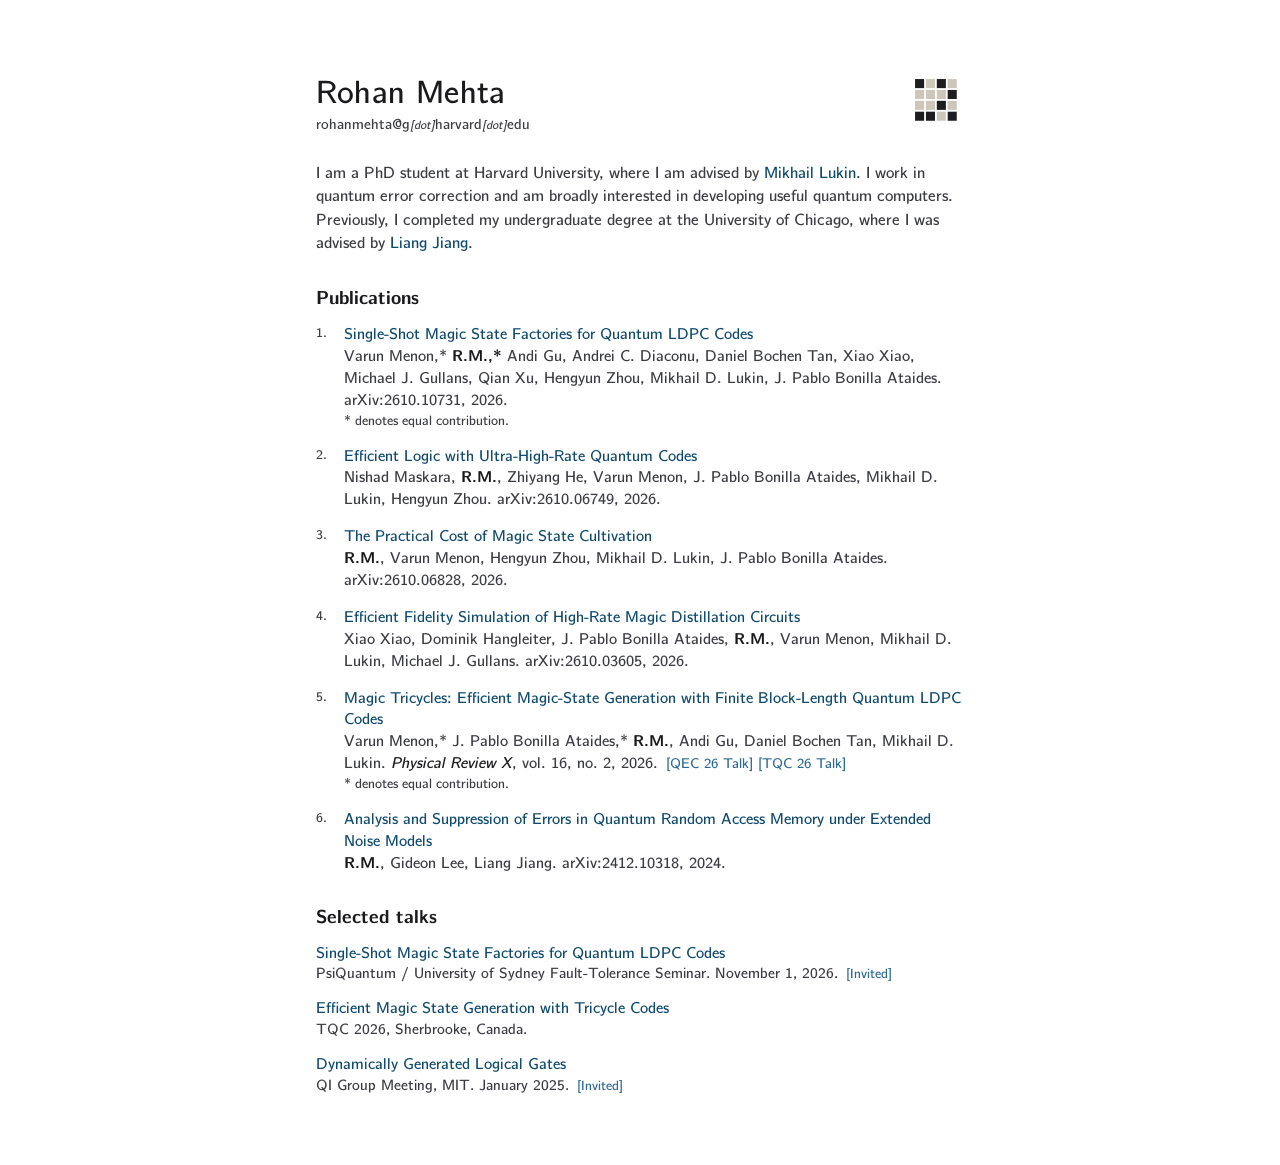
<file: index.html>
<!DOCTYPE html>
<html lang="en">
<head>
  <meta charset="UTF-8">
  <meta name="viewport" content="width=device-width, initial-scale=1.0">
  <meta name="color-scheme" content="light only">
  <title>Rohan Mehta – Quantum Error Correction, Harvard University</title>
  <meta name="description" content="Rohan Mehta, PhD student at Harvard University advised by Mikhail Lukin. Quantum error correction, quantum LDPC codes, magic state factories, fault tolerance.">
  <meta name="author" content="Rohan Mehta">
  <meta name="robots" content="index, follow, max-image-preview:large">
  <meta name="theme-color" content="#ffffff">
  <link rel="canonical" href="https://rohanmehtagithub.github.io/">
  <meta property="og:type" content="profile">
  <meta property="profile:first_name" content="Rohan">
  <meta property="profile:last_name" content="Mehta">
  <meta property="og:title" content="Rohan Mehta – Quantum Error Correction, Harvard University">
  <meta property="og:description" content="Rohan Mehta, PhD student at Harvard University advised by Mikhail Lukin. Quantum error correction, quantum LDPC codes, magic state factories, fault tolerance.">
  <meta property="og:url" content="https://rohanmehtagithub.github.io/">
  <meta property="og:site_name" content="Rohan Mehta">
  <meta property="og:locale" content="en_US">
  <meta property="og:image" content="https://rohanmehtagithub.github.io/static/og-image.png?v=d29fa609">
  <meta property="og:image:type" content="image/png">
  <meta property="og:image:width" content="1200">
  <meta property="og:image:height" content="630">
  <meta property="og:image:alt" content="Rohan Mehta, quantum error correction, Harvard University">
  <meta name="twitter:card" content="summary_large_image">
  <meta name="twitter:title" content="Rohan Mehta – Quantum Error Correction, Harvard University">
  <meta name="twitter:description" content="Rohan Mehta, PhD student at Harvard University advised by Mikhail Lukin. Quantum error correction, quantum LDPC codes, magic state factories, fault tolerance.">
  <meta name="twitter:image" content="https://rohanmehtagithub.github.io/static/og-image.png?v=d29fa609">
  <link rel="icon" href="favicon.ico?v=28e1d3a7" sizes="any">
  <link rel="icon" type="image/svg+xml" href="static/favicon.svg?v=28e1d3a7">
  <link rel="icon" type="image/png" sizes="32x32" href="static/favicon-32.png?v=28e1d3a7">
  <link rel="icon" type="image/png" sizes="16x16" href="static/favicon-16.png?v=28e1d3a7">
  <link rel="apple-touch-icon" sizes="180x180" href="static/apple-touch-icon.png?v=28e1d3a7">
  <link rel="preload" href="static/fonts/bright/400-normal.woff2" as="font" type="font/woff2" crossorigin>
  <link rel="stylesheet" href="style.css?v=e73cf2c9">
  <link rel="stylesheet" href="static/fonts/bright.css?v=e9e9e029">
  <!-- Typeface: CMU Bright SemiBold. Regenerate with: python3 build.py -->
  <!-- Uncomment to render LaTeX in titles:
  <script id="MathJax-script" async src="https://cdn.jsdelivr.net/npm/mathjax@3/es5/tex-mml-chtml.js"></script>
  -->
  <script type="application/ld+json">
{
  "@context": "https://schema.org",
  "@graph": [
    {
      "@type": "ProfilePage",
      "@id": "https://rohanmehtagithub.github.io/",
      "url": "https://rohanmehtagithub.github.io/",
      "name": "Rohan Mehta – Quantum Error Correction, Harvard University",
      "description": "Rohan Mehta, PhD student at Harvard University advised by Mikhail Lukin. Quantum error correction, quantum LDPC codes, magic state factories, fault tolerance.",
      "inLanguage": "en",
      "mainEntity": {
        "@type": "Person",
        "@id": "https://rohanmehtagithub.github.io/#person",
        "name": "Rohan Mehta",
        "givenName": "Rohan",
        "familyName": "Mehta",
        "url": "https://rohanmehtagithub.github.io/",
        "image": "https://rohanmehtagithub.github.io/static/og-image.png?v=d29fa609",
        "jobTitle": "PhD student",
        "description": "Rohan Mehta, PhD student at Harvard University advised by Mikhail Lukin. Quantum error correction, quantum LDPC codes, magic state factories, fault tolerance.",
        "affiliation": {
          "@type": "CollegeOrUniversity",
          "name": "Harvard University",
          "url": "https://www.harvard.edu/"
        },
        "alumniOf": {
          "@type": "CollegeOrUniversity",
          "name": "University of Chicago",
          "url": "https://www.uchicago.edu/"
        },
        "knowsAbout": [
          "Quantum error correction",
          "Quantum LDPC codes",
          "Fault-tolerant quantum computation",
          "Magic state distillation"
        ]
      }
    },
    {
      "@type": "ScholarlyArticle",
      "headline": "Single-Shot Magic State Factories for Quantum LDPC Codes",
      "author": [
        {
          "@type": "Person",
          "name": "Varun Menon"
        },
        {
          "@id": "https://rohanmehtagithub.github.io/#person",
          "@type": "Person",
          "name": "Rohan Mehta"
        },
        {
          "@type": "Person",
          "name": "Andi Gu"
        },
        {
          "@type": "Person",
          "name": "Andrei C. Diaconu"
        },
        {
          "@type": "Person",
          "name": "Daniel Bochen Tan"
        },
        {
          "@type": "Person",
          "name": "Xiao Xiao"
        },
        {
          "@type": "Person",
          "name": "Michael J. Gullans"
        },
        {
          "@type": "Person",
          "name": "Qian Xu"
        },
        {
          "@type": "Person",
          "name": "Hengyun Zhou"
        },
        {
          "@type": "Person",
          "name": "Mikhail D. Lukin"
        },
        {
          "@type": "Person",
          "name": "J. Pablo Bonilla Ataides"
        }
      ],
      "url": "https://arxiv.org/abs/2610.10731",
      "datePublished": "2026",
      "identifier": "arXiv:2610.10731",
      "sameAs": "https://arxiv.org/abs/2610.10731"
    },
    {
      "@type": "ScholarlyArticle",
      "headline": "Efficient Logic with Ultra-High-Rate Quantum Codes",
      "author": [
        {
          "@type": "Person",
          "name": "Nishad Maskara"
        },
        {
          "@id": "https://rohanmehtagithub.github.io/#person",
          "@type": "Person",
          "name": "Rohan Mehta"
        },
        {
          "@type": "Person",
          "name": "Zhiyang He"
        },
        {
          "@type": "Person",
          "name": "Varun Menon"
        },
        {
          "@type": "Person",
          "name": "J. Pablo Bonilla Ataides"
        },
        {
          "@type": "Person",
          "name": "Mikhail D. Lukin"
        },
        {
          "@type": "Person",
          "name": "Hengyun Zhou"
        }
      ],
      "url": "https://arxiv.org/abs/2610.06749",
      "datePublished": "2026",
      "identifier": "arXiv:2610.06749",
      "sameAs": "https://arxiv.org/abs/2610.06749"
    },
    {
      "@type": "ScholarlyArticle",
      "headline": "The Practical Cost of Magic State Cultivation",
      "author": [
        {
          "@id": "https://rohanmehtagithub.github.io/#person",
          "@type": "Person",
          "name": "Rohan Mehta"
        },
        {
          "@type": "Person",
          "name": "Varun Menon"
        },
        {
          "@type": "Person",
          "name": "Hengyun Zhou"
        },
        {
          "@type": "Person",
          "name": "Mikhail D. Lukin"
        },
        {
          "@type": "Person",
          "name": "J. Pablo Bonilla Ataides"
        }
      ],
      "url": "https://arxiv.org/abs/2610.06828",
      "datePublished": "2026",
      "identifier": "arXiv:2610.06828",
      "sameAs": "https://arxiv.org/abs/2610.06828"
    },
    {
      "@type": "ScholarlyArticle",
      "headline": "Efficient Fidelity Simulation of High-Rate Magic Distillation Circuits",
      "author": [
        {
          "@type": "Person",
          "name": "Xiao Xiao"
        },
        {
          "@type": "Person",
          "name": "Dominik Hangleiter"
        },
        {
          "@type": "Person",
          "name": "J. Pablo Bonilla Ataides"
        },
        {
          "@id": "https://rohanmehtagithub.github.io/#person",
          "@type": "Person",
          "name": "Rohan Mehta"
        },
        {
          "@type": "Person",
          "name": "Varun Menon"
        },
        {
          "@type": "Person",
          "name": "Mikhail D. Lukin"
        },
        {
          "@type": "Person",
          "name": "Michael J. Gullans"
        }
      ],
      "url": "https://arxiv.org/abs/2610.03605",
      "datePublished": "2026",
      "identifier": "arXiv:2610.03605",
      "sameAs": "https://arxiv.org/abs/2610.03605"
    },
    {
      "@type": "ScholarlyArticle",
      "headline": "Magic Tricycles: Efficient Magic-State Generation with Finite Block-Length Quantum LDPC Codes",
      "author": [
        {
          "@type": "Person",
          "name": "Varun Menon"
        },
        {
          "@type": "Person",
          "name": "J. Pablo Bonilla Ataides"
        },
        {
          "@id": "https://rohanmehtagithub.github.io/#person",
          "@type": "Person",
          "name": "Rohan Mehta"
        },
        {
          "@type": "Person",
          "name": "Andi Gu"
        },
        {
          "@type": "Person",
          "name": "Daniel Bochen Tan"
        },
        {
          "@type": "Person",
          "name": "Mikhail D. Lukin"
        }
      ],
      "url": "https://doi.org/10.1103/ghhp-cytl",
      "datePublished": "2026",
      "identifier": "doi:10.1103/ghhp-cytl",
      "sameAs": "https://doi.org/10.1103/ghhp-cytl",
      "isPartOf": {
        "@type": "Periodical",
        "name": "Physical Review X"
      }
    },
    {
      "@type": "ScholarlyArticle",
      "headline": "Analysis and Suppression of Errors in Quantum Random Access Memory under Extended Noise Models",
      "author": [
        {
          "@id": "https://rohanmehtagithub.github.io/#person",
          "@type": "Person",
          "name": "Rohan Mehta"
        },
        {
          "@type": "Person",
          "name": "Gideon Lee"
        },
        {
          "@type": "Person",
          "name": "Liang Jiang"
        }
      ],
      "url": "https://arxiv.org/abs/2412.10318",
      "datePublished": "2024",
      "identifier": "arXiv:2412.10318",
      "sameAs": "https://arxiv.org/abs/2412.10318"
    }
  ]
}
  </script>
</head>
<body>
  <div class="container">

    <header>
      <div class="ident">
        <h1 class="name">Rohan Mehta</h1>
        <p class="email">rohanmehta@g<span class="dot">[dot]</span>harvard<span class="dot">[dot]</span>edu</p>
      </div>
      <img class="mark" src="static/favicon.svg?v=28e1d3a7"
           alt="Sparse parity-check matrix" width="64" height="64">
    </header>

    <main>
    <section class="about">
      <p>I am a PhD student at Harvard University, where I am advised by <a href="https://lukin.physics.harvard.edu/" target="_blank" rel="noopener">Mikhail Lukin</a>. I work in quantum error correction and am broadly interested in developing useful quantum computers. Previously, I completed my undergraduate degree at the University of Chicago, where I was advised by <a href="https://pme.uchicago.edu/directory/liang-jiang" target="_blank" rel="noopener">Liang Jiang</a>.</p>
    </section>

    <section class="content">
      <div class="section-group" id="publications">
        <h2>Publications</h2>
        <ol class="publications">
          <li>
            <div class="pub-title"><a href="https://arxiv.org/abs/2610.10731" target="_blank" rel="noopener">Single-Shot Magic State Factories for Quantum LDPC Codes</a></div>
            <div class="pub-rest">Varun Menon,* <strong>R.M.,*</strong> Andi Gu, Andrei C. Diaconu, Daniel Bochen Tan, Xiao Xiao, Michael J. Gullans, Qian Xu, Hengyun Zhou, Mikhail D. Lukin, J. Pablo Bonilla Ataides. arXiv:2610.10731, 2026.</div>
            <div class="eq">* denotes equal contribution.</div>
          </li>
          <li>
            <div class="pub-title"><a href="https://arxiv.org/abs/2610.06749" target="_blank" rel="noopener">Efficient Logic with Ultra-High-Rate Quantum Codes</a></div>
            <div class="pub-rest">Nishad Maskara, <strong>R.M.</strong>, Zhiyang He, Varun Menon, J. Pablo Bonilla Ataides, Mikhail D. Lukin, Hengyun Zhou. arXiv:2610.06749, 2026.</div>
          </li>
          <li>
            <div class="pub-title"><a href="https://arxiv.org/abs/2610.06828" target="_blank" rel="noopener">The Practical Cost of Magic State Cultivation</a></div>
            <div class="pub-rest"><strong>R.M.</strong>, Varun Menon, Hengyun Zhou, Mikhail D. Lukin, J. Pablo Bonilla Ataides. arXiv:2610.06828, 2026.</div>
          </li>
          <li>
            <div class="pub-title"><a href="https://arxiv.org/abs/2610.03605" target="_blank" rel="noopener">Efficient Fidelity Simulation of High-Rate Magic Distillation Circuits</a></div>
            <div class="pub-rest">Xiao Xiao, Dominik Hangleiter, J. Pablo Bonilla Ataides, <strong>R.M.</strong>, Varun Menon, Mikhail D. Lukin, Michael J. Gullans. arXiv:2610.03605, 2026.</div>
          </li>
          <li>
            <div class="pub-title"><a href="https://doi.org/10.1103/ghhp-cytl" target="_blank" rel="noopener">Magic Tricycles: Efficient Magic-State Generation with Finite Block-Length Quantum LDPC Codes</a></div>
            <div class="pub-rest">Varun Menon,* J. Pablo Bonilla Ataides,* <strong>R.M.</strong>, Andi Gu, Daniel Bochen Tan, Mikhail D. Lukin. <em>Physical Review X</em>, vol. 16, no. 2, 2026. <span class="note">[QEC 26 Talk] [TQC 26 Talk]</span></div>
            <div class="eq">* denotes equal contribution.</div>
          </li>
          <li>
            <div class="pub-title"><a href="https://arxiv.org/abs/2412.10318" target="_blank" rel="noopener">Analysis and Suppression of Errors in Quantum Random Access Memory under Extended Noise Models</a></div>
            <div class="pub-rest"><strong>R.M.</strong>, Gideon Lee, Liang Jiang. arXiv:2412.10318, 2024.</div>
          </li>
        </ol>

      </div>

      <div class="section-group" id="talks">
        <h2>Selected talks</h2>
        <ul class="talks">
          <li>
            <div class="talk-title">Single-Shot Magic State Factories for Quantum LDPC Codes</div>
            <div class="talk-venue">PsiQuantum / University of Sydney Fault-Tolerance Seminar. November 1, 2026. <span class="note">[Invited]</span></div>
          </li>
          <li>
            <div class="talk-title">Efficient Magic State Generation with Tricycle Codes</div>
            <div class="talk-venue">TQC 2026, Sherbrooke, Canada.</div>
          </li>
          <li>
            <div class="talk-title">Dynamically Generated Logical Gates</div>
            <div class="talk-venue">QI Group Meeting, MIT. January 2025. <span class="note">[Invited]</span></div>
          </li>
        </ul>
      </div>
    </section>
    </main>

  </div>
</body>
</html>
</file>
<file: style.css>
/* Shared layout. The font family and optical sizes come from
   static/fonts/<variant>.css, which each page loads AFTER this file so its
   values win. Regenerate the pages with: python3 build.py */

:root {
  color-scheme: light;
  --bg: #ffffff;
  --text: #1a1a1d;
  --text-secondary: #3b3c41;   /* body prose: contrast 10.4 on white */
  --accent: #2b6a94;   /* talk notes, hovers: contrast 6.0 */
  --link: #0f4a6e;     /* Prussian blue, deepened: contrast 9.6 */
  /* Fallbacks only; the variant stylesheet overrides all four. */
  --body-font: Georgia, 'Times New Roman', serif;
  --body-size: 18px;
  --name-size: 33px;
  --line: 1.42;
  --text-stroke: 0;
}

* { margin: 0; padding: 0; box-sizing: border-box; }

body {
  font-family: var(--body-font);
  font-size: var(--body-size);
  line-height: var(--line);
  color: var(--text);
  background-color: var(--bg);
  min-height: 100vh;
  display: flex;
  justify-content: center;
  align-items: flex-start;
  padding: 20px;
  -webkit-font-smoothing: antialiased;
  text-rendering: optimizeLegibility;
  font-kerning: normal;
  /* Zero for most faces; CMU Concrete uses a fraction of a pixel. */
  -webkit-text-stroke: var(--text-stroke) currentColor;
}

.container {
  max-width: 720px;
  width: 100%;
  padding: 56px 36px 48px;
  text-align: left;
}

/* ---------- Header ---------- */
header {
  margin-bottom: 26px;
  display: flex;
  align-items: flex-start;
  justify-content: space-between;
  gap: 24px;
}
.ident { min-width: 0; }
/* Lifted above the name's line box. Centring put its top at roughly the same
   height as the name's, which read as sitting low next to a two-line block. */
.mark { display: block; width: 58px; height: 58px; flex: 0 0 auto; margin-top: -6px; }

.name {
  font-size: var(--name-size);
  font-weight: 400;
  line-height: 1.1;
  letter-spacing: .2px;
  margin-bottom: 3px;
}

.email { font-size: .86em; color: var(--text-secondary); }
.email .dot { font-size: .82em; font-style: italic; }

/* ---------- About ---------- */
.about { margin-bottom: 32px; max-width: 660px; }
.about p { color: var(--text-secondary); font-size: .95em; }
.about a { color: var(--link); text-decoration: none; transition: color .2s ease; }
.about a:hover { color: var(--accent); text-decoration: underline; text-underline-offset: 2px; }

/* ---------- Sections ---------- */
.content { display: flex; flex-direction: column; gap: 30px; }
.section-group h2 { font-size: 1.1em; font-weight: 700; margin-bottom: 11px; }

/* ---------- Publications ---------- */
.publications { counter-reset: pub-counter; list-style: none; }
.publications li {
  counter-increment: pub-counter;
  position: relative;
  padding-left: 28px;
  margin-bottom: 15px;
  font-size: .92em;
  line-height: 1.45;
  color: var(--text-secondary);
}
.publications li:last-child { margin-bottom: 0; }
.publications li::before {
  content: counter(pub-counter) ".";
  position: absolute;
  left: 0;
  color: var(--text-secondary);
  font-size: .85em;
}
/* Block layout: title leads, then authors, then venue. Tight inside an entry,
   looser between entries, so each paper reads as one unit. */
.publications li > div { line-height: 1.4; }
.pub-title { color: var(--link); }
.pub-title a { color: var(--link); }
.pub-authors { color: var(--text-secondary); }
.pub-venue { color: var(--text-secondary); font-size: .95em; }
/* Hybrid layout: authors and venue share the second line onward. */
.pub-rest { color: var(--text-secondary); }

.publications strong { color: var(--text); font-weight: 700; }
.publications em { font-style: italic; color: var(--text); }
/* Unlinked titles (papers with no URL yet) match the colour of linked ones. */
.publications .title { color: var(--link); }
.publications a { color: var(--link); text-decoration: none; transition: color .2s ease; }
.publications a:hover { color: var(--accent); text-decoration: underline; text-underline-offset: 2px; }
.publications .note, .talks .note { display: inline-block; margin-left: 3px; font-size: .9em; color: var(--accent); }
/* Equal-contribution note, sits on its own line under the entry it applies to. */
.publications .eq { display: block; font-size: .86em; color: var(--text-secondary); line-height: 1.4; }

.footnote { margin-top: 12px; font-size: .82em; color: var(--text-secondary); }

/* ---------- Talks ---------- */
/* No numbering, so the section reads as a different kind of list from the papers. */
.talks { list-style: none; }
.talks li {
  margin-bottom: 13px;
  font-size: .92em;
  line-height: 1.45;
  color: var(--text-secondary);
}
.talks li:last-child { margin-bottom: 0; }
.talks .title { color: var(--link); }
.talk-title { color: var(--link); line-height: 1.4; }
.talk-venue { color: var(--text-secondary); font-size: .95em; line-height: 1.4; }

/* ---------- Variant switcher (set SHOW_SWITCHER = False in build.py to remove) ---------- */
.switcher {
  margin-top: 36px;
  padding-top: 12px;
  border-top: 1px solid #d9d9dd;
  display: flex;
  gap: 14px;
  align-items: baseline;
  flex-wrap: wrap;
  font-size: .78em;
  color: #6b6c71;
}
.switcher a { color: var(--text-secondary); text-decoration: none; }
.switcher a:hover { color: var(--accent); text-decoration: underline; text-underline-offset: 2px; }
.switcher a.here { color: var(--accent); }

/* ---------- Responsive ---------- */
@media (max-width: 768px) {
  .container { padding: 36px 20px 40px; }
  .name { font-size: calc(var(--name-size) * .88); }
  .publications li { padding-left: 24px; }
}
@media (max-width: 480px) {
  body { padding: 8px; }
  .container { padding: 28px 15px 32px; }
  .name { font-size: calc(var(--name-size) * .8); }
  .mark { width: 44px; height: 44px; }
  header { margin-bottom: 22px; gap: 14px; }
  .about { margin-bottom: 26px; }
}
</file>
<file: static/fonts/bright.css>
/* CMU Bright - generated by build.py, do not edit by hand */
@font-face {
  font-family: 'CMU Bright';
  src: url('bright/400-normal.woff2') format('woff2');
  font-weight: 400; font-style: normal; font-display: swap;
}
@font-face {
  font-family: 'CMU Bright';
  src: url('bright/400-italic.woff2') format('woff2');
  font-weight: 400; font-style: italic; font-display: swap;
}
@font-face {
  font-family: 'CMU Bright';
  src: url('bright/700-normal.woff2') format('woff2');
  font-weight: 700; font-style: normal; font-display: swap;
}
@font-face {
  font-family: 'CMU Bright';
  src: url('bright/700-italic.woff2') format('woff2');
  font-weight: 700; font-style: italic; font-display: swap;
}
:root {
  --body-font: 'CMU Bright', sans-serif;
  --body-size: 17px;
  --name-size: 32px;
  --line: 1.44;
  --text-stroke: 0;
}
</file>
